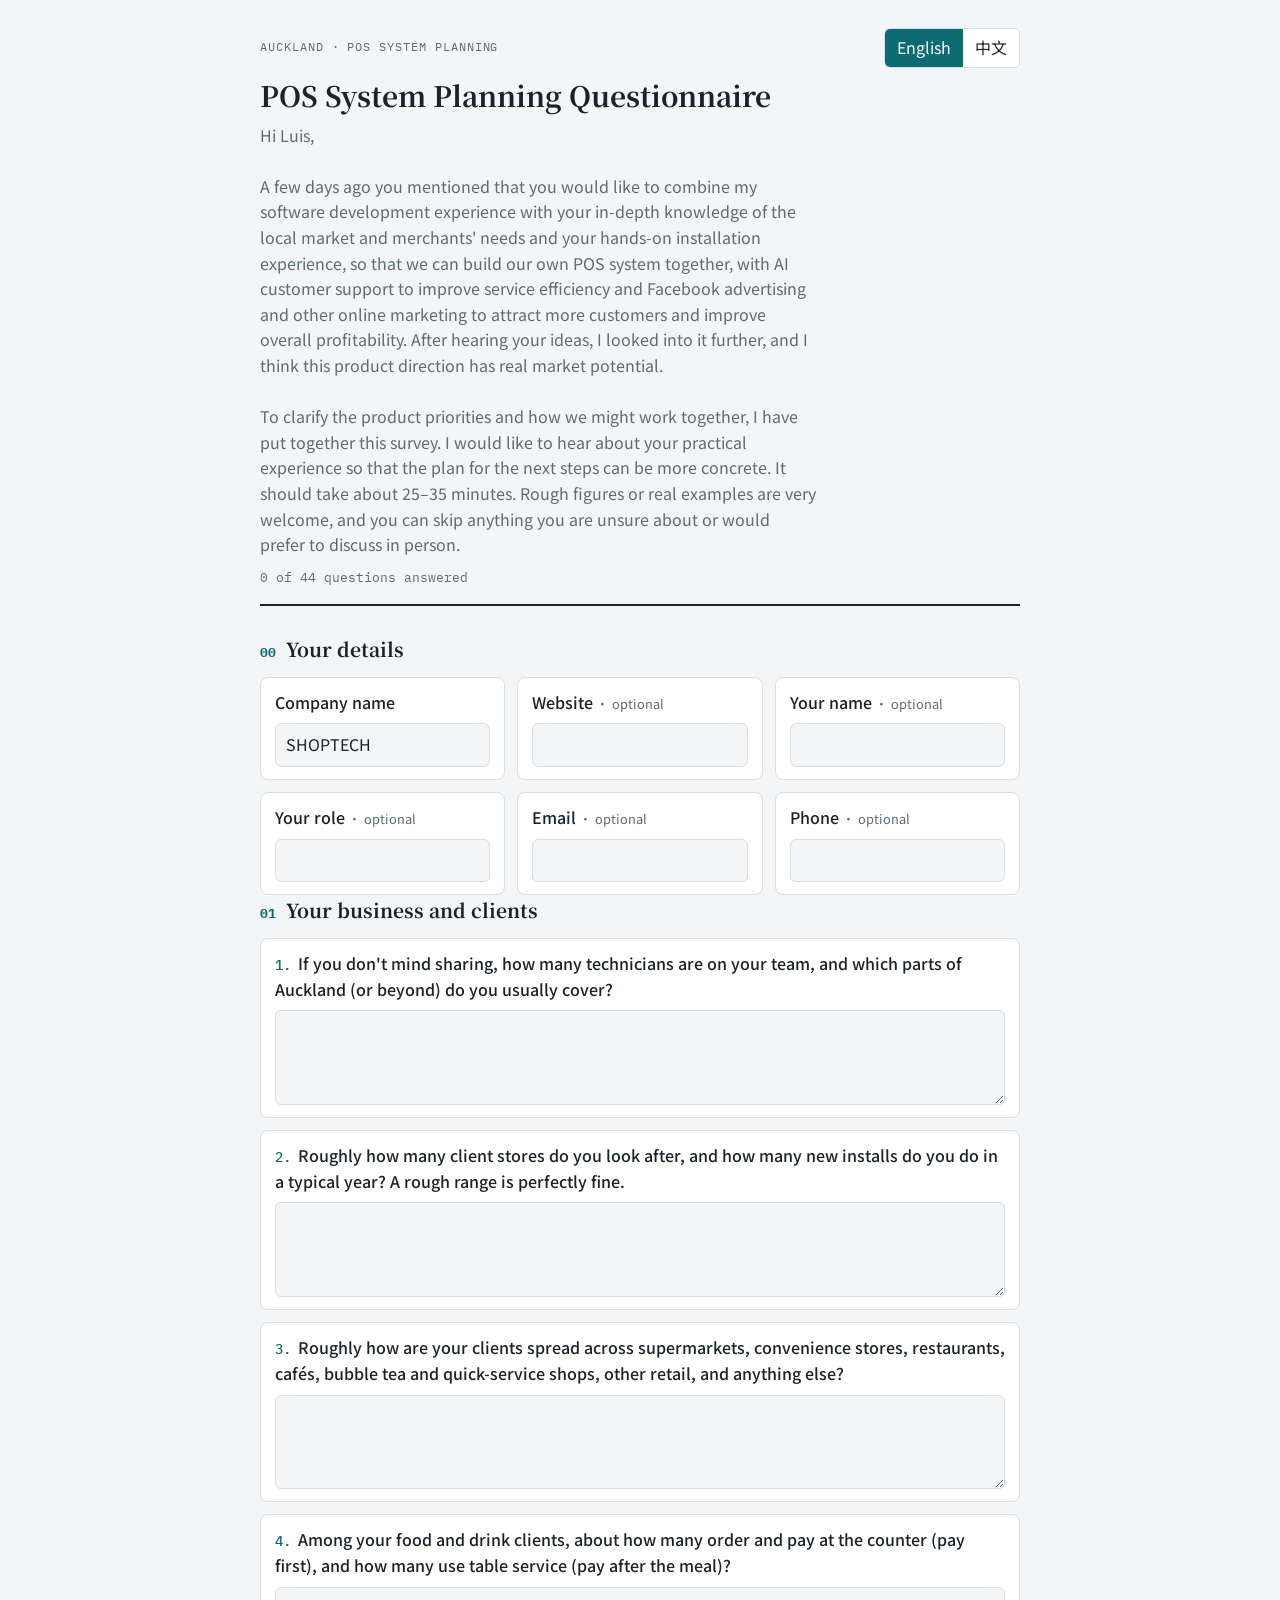
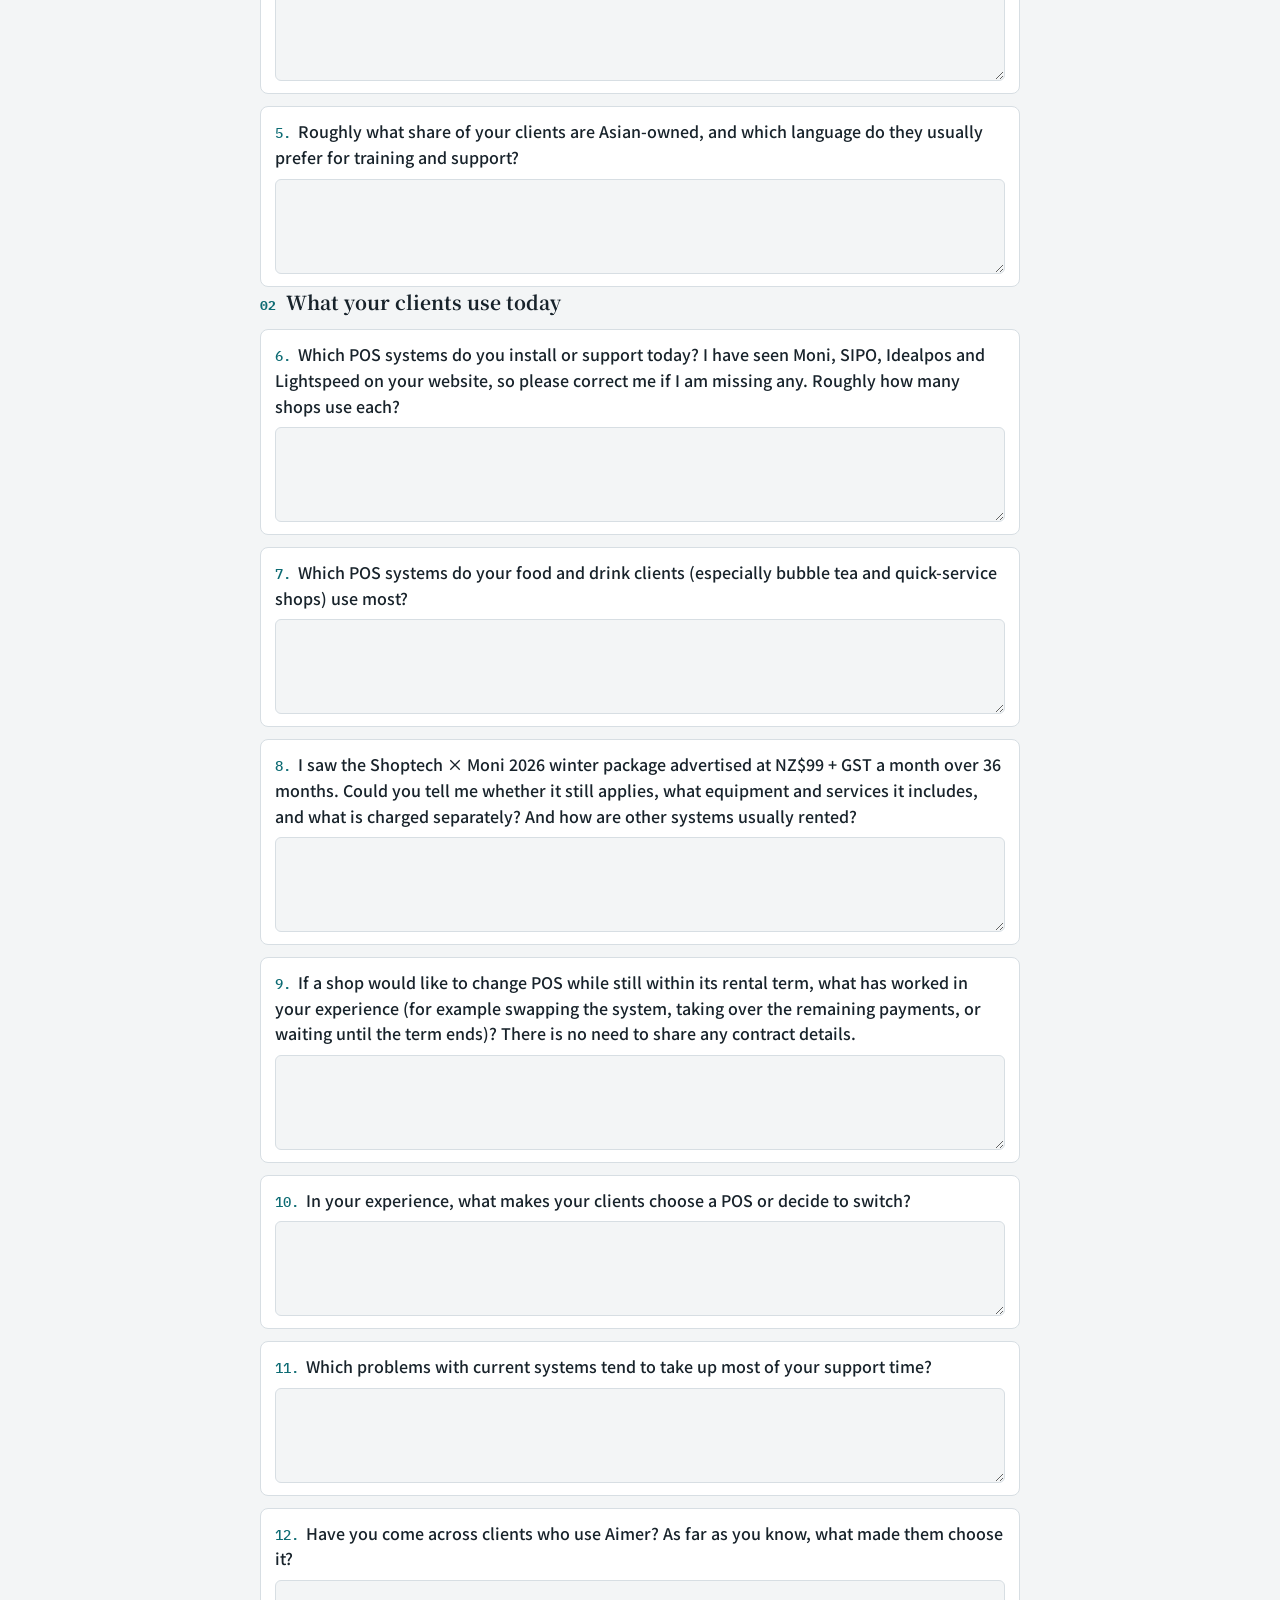
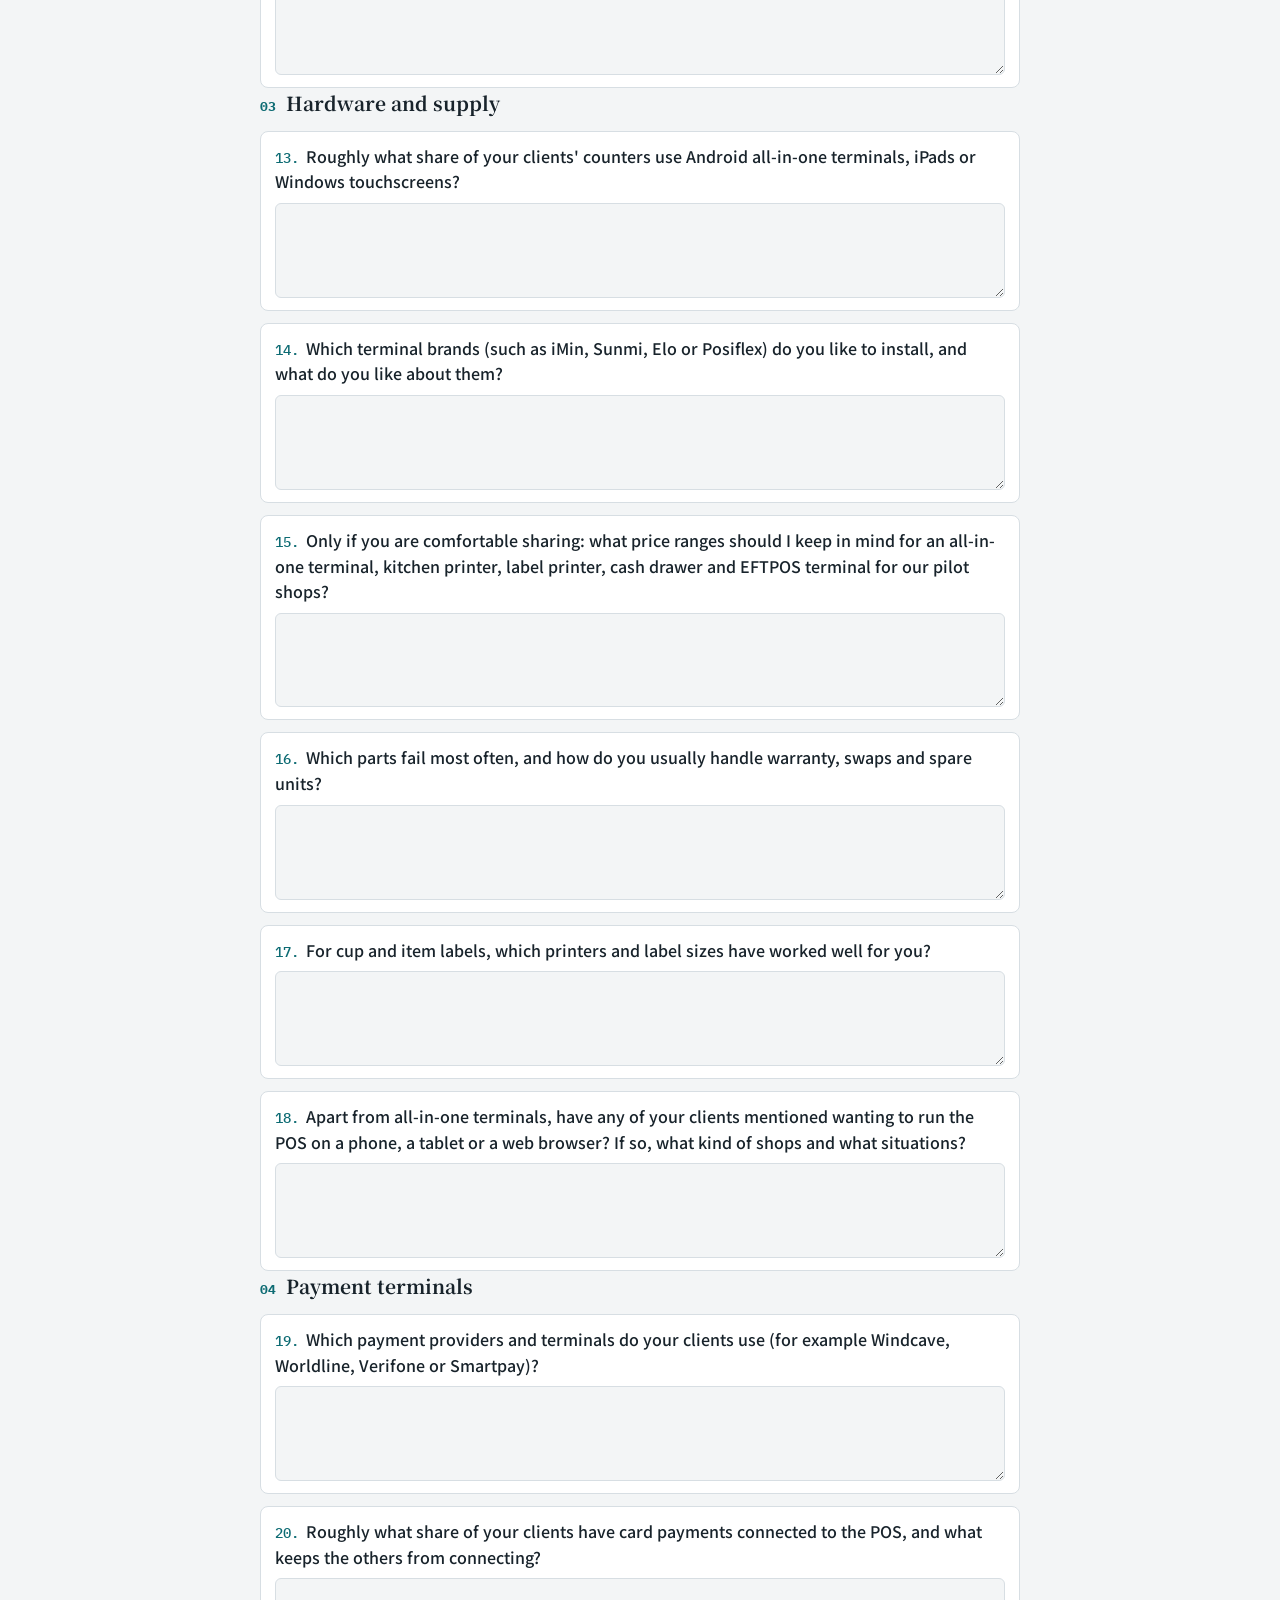
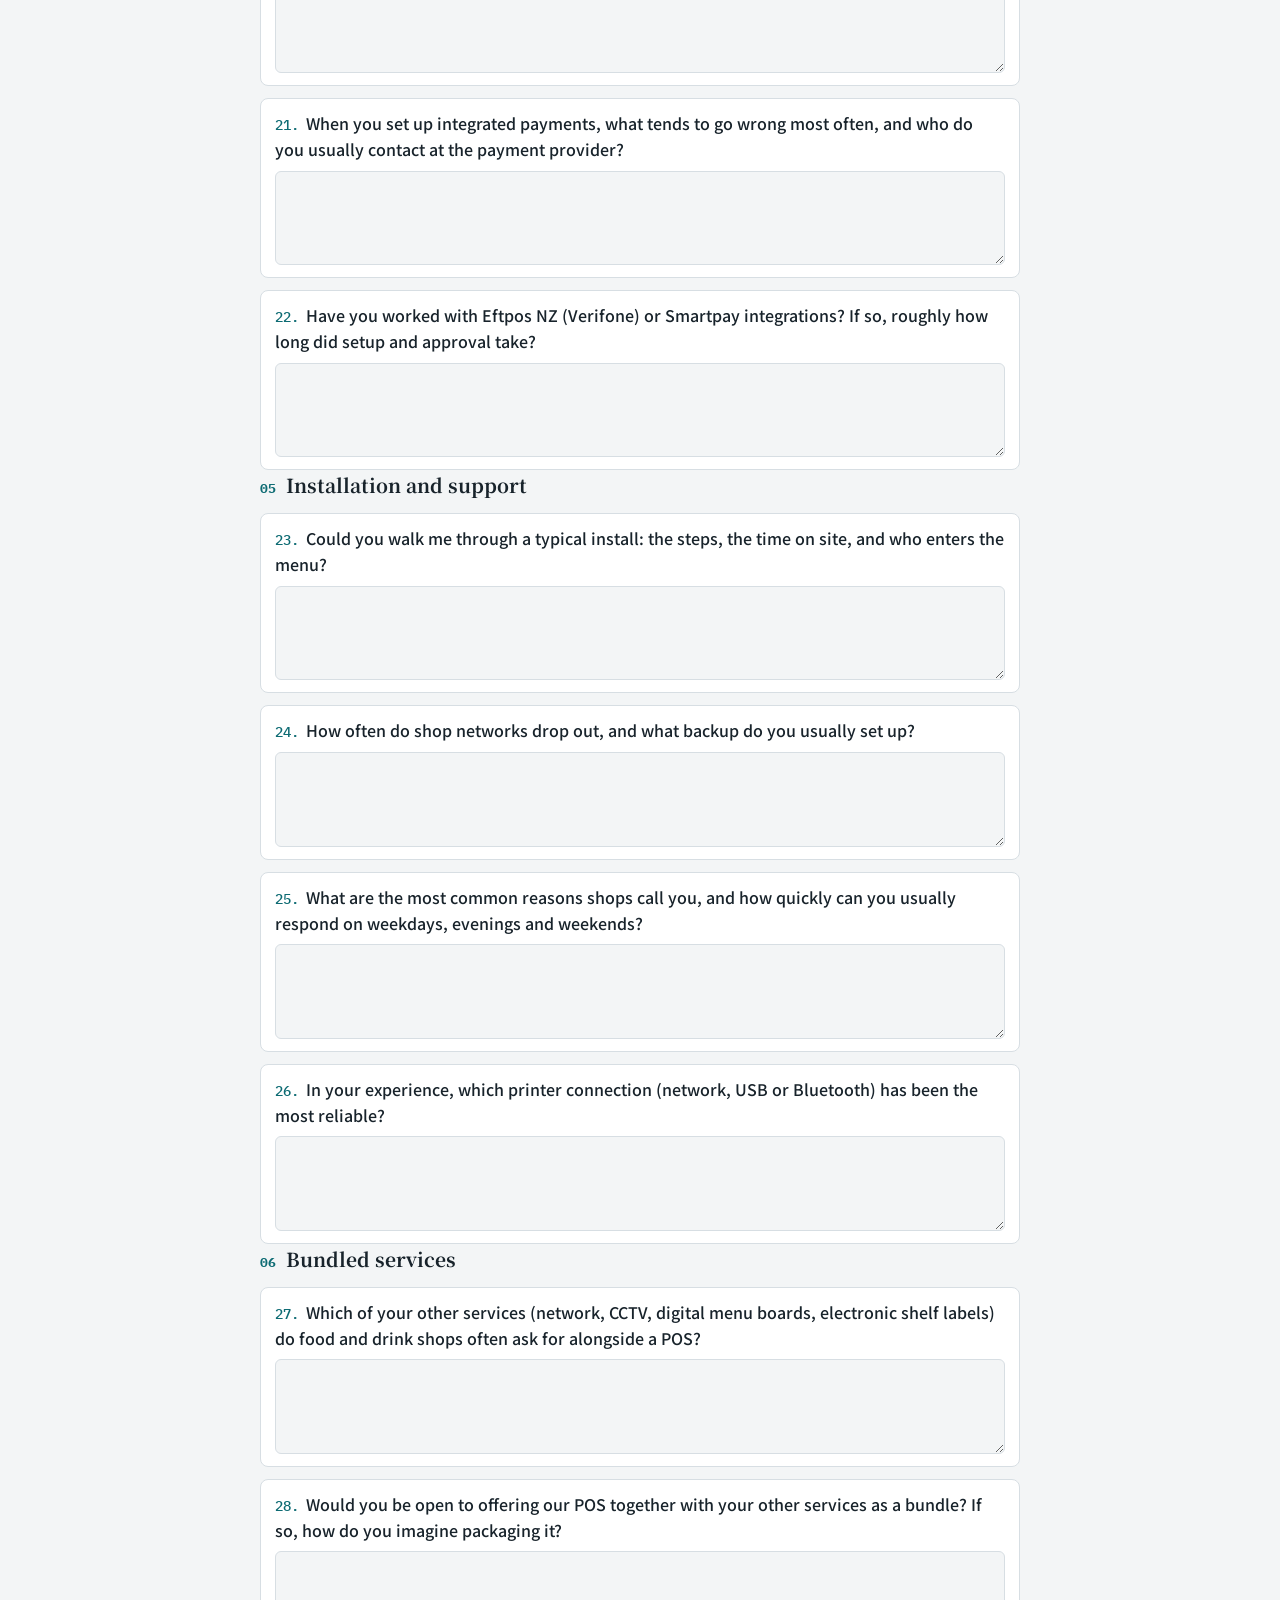
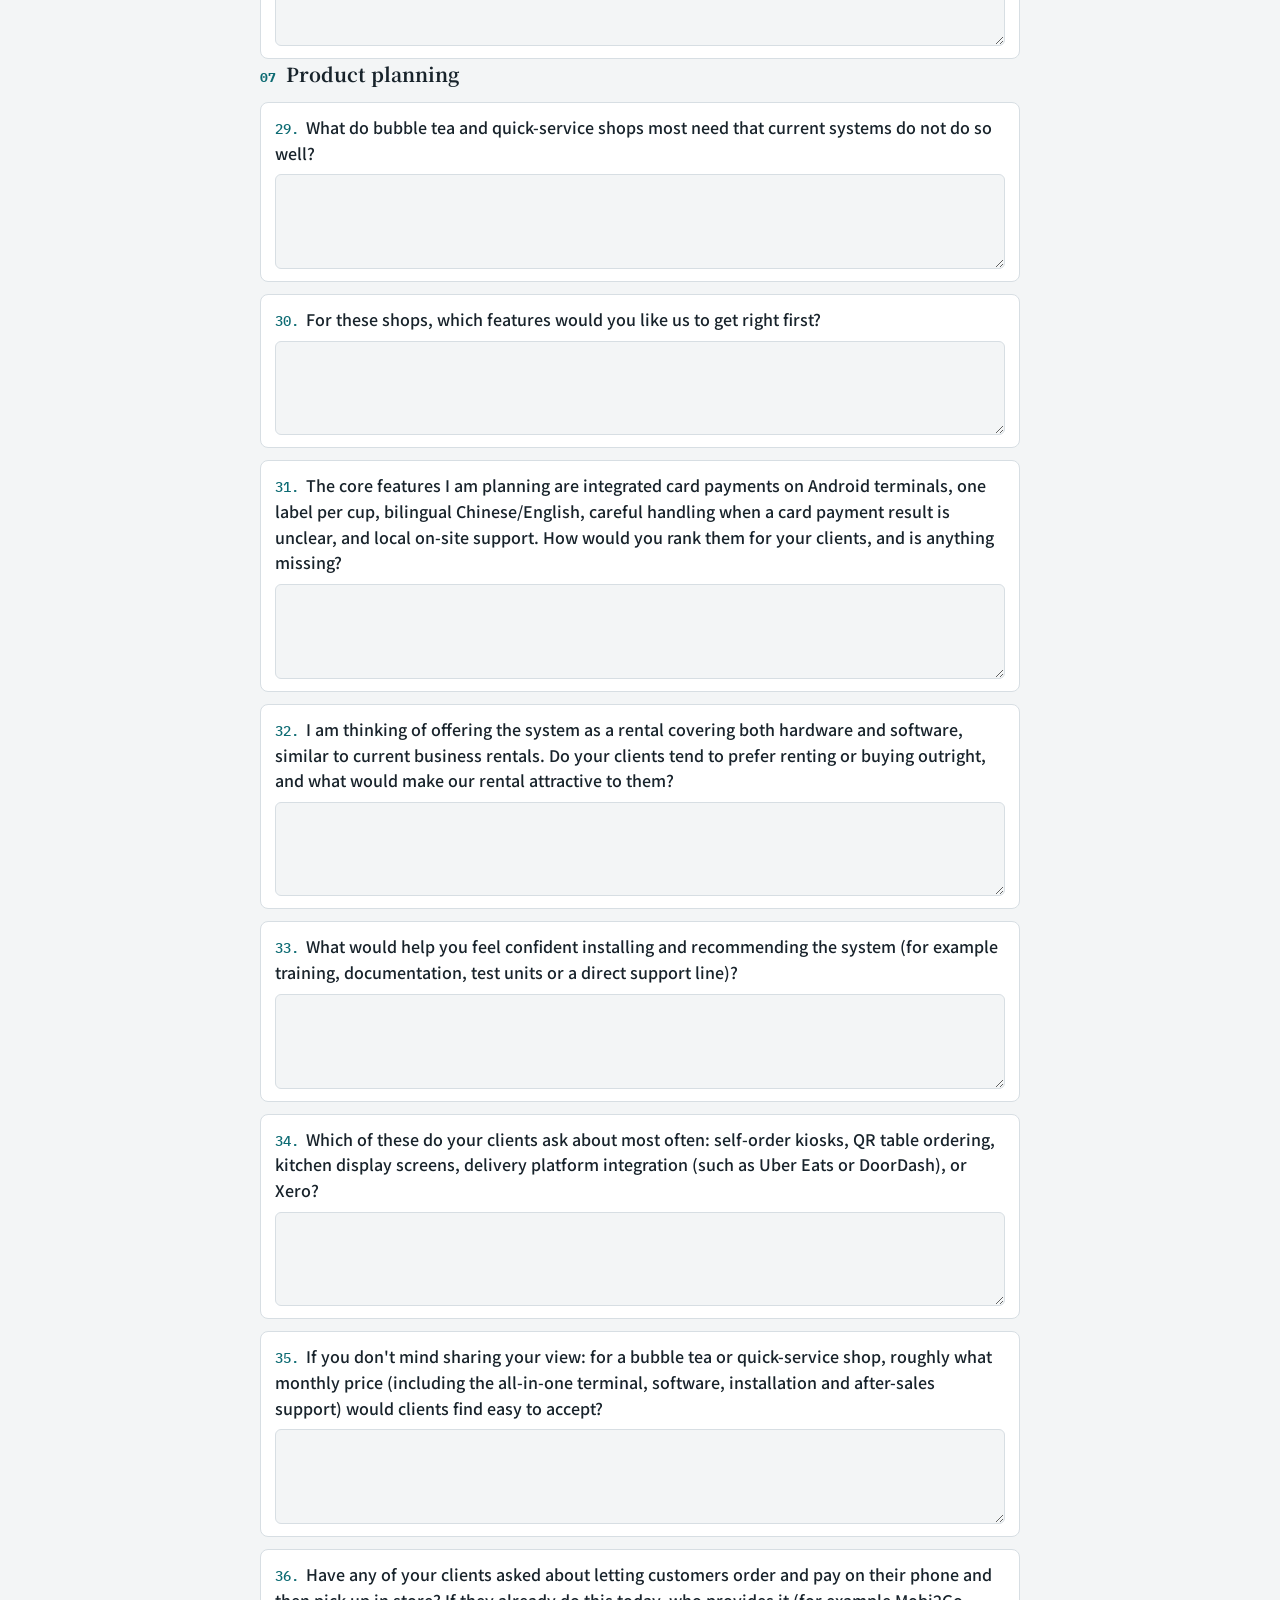
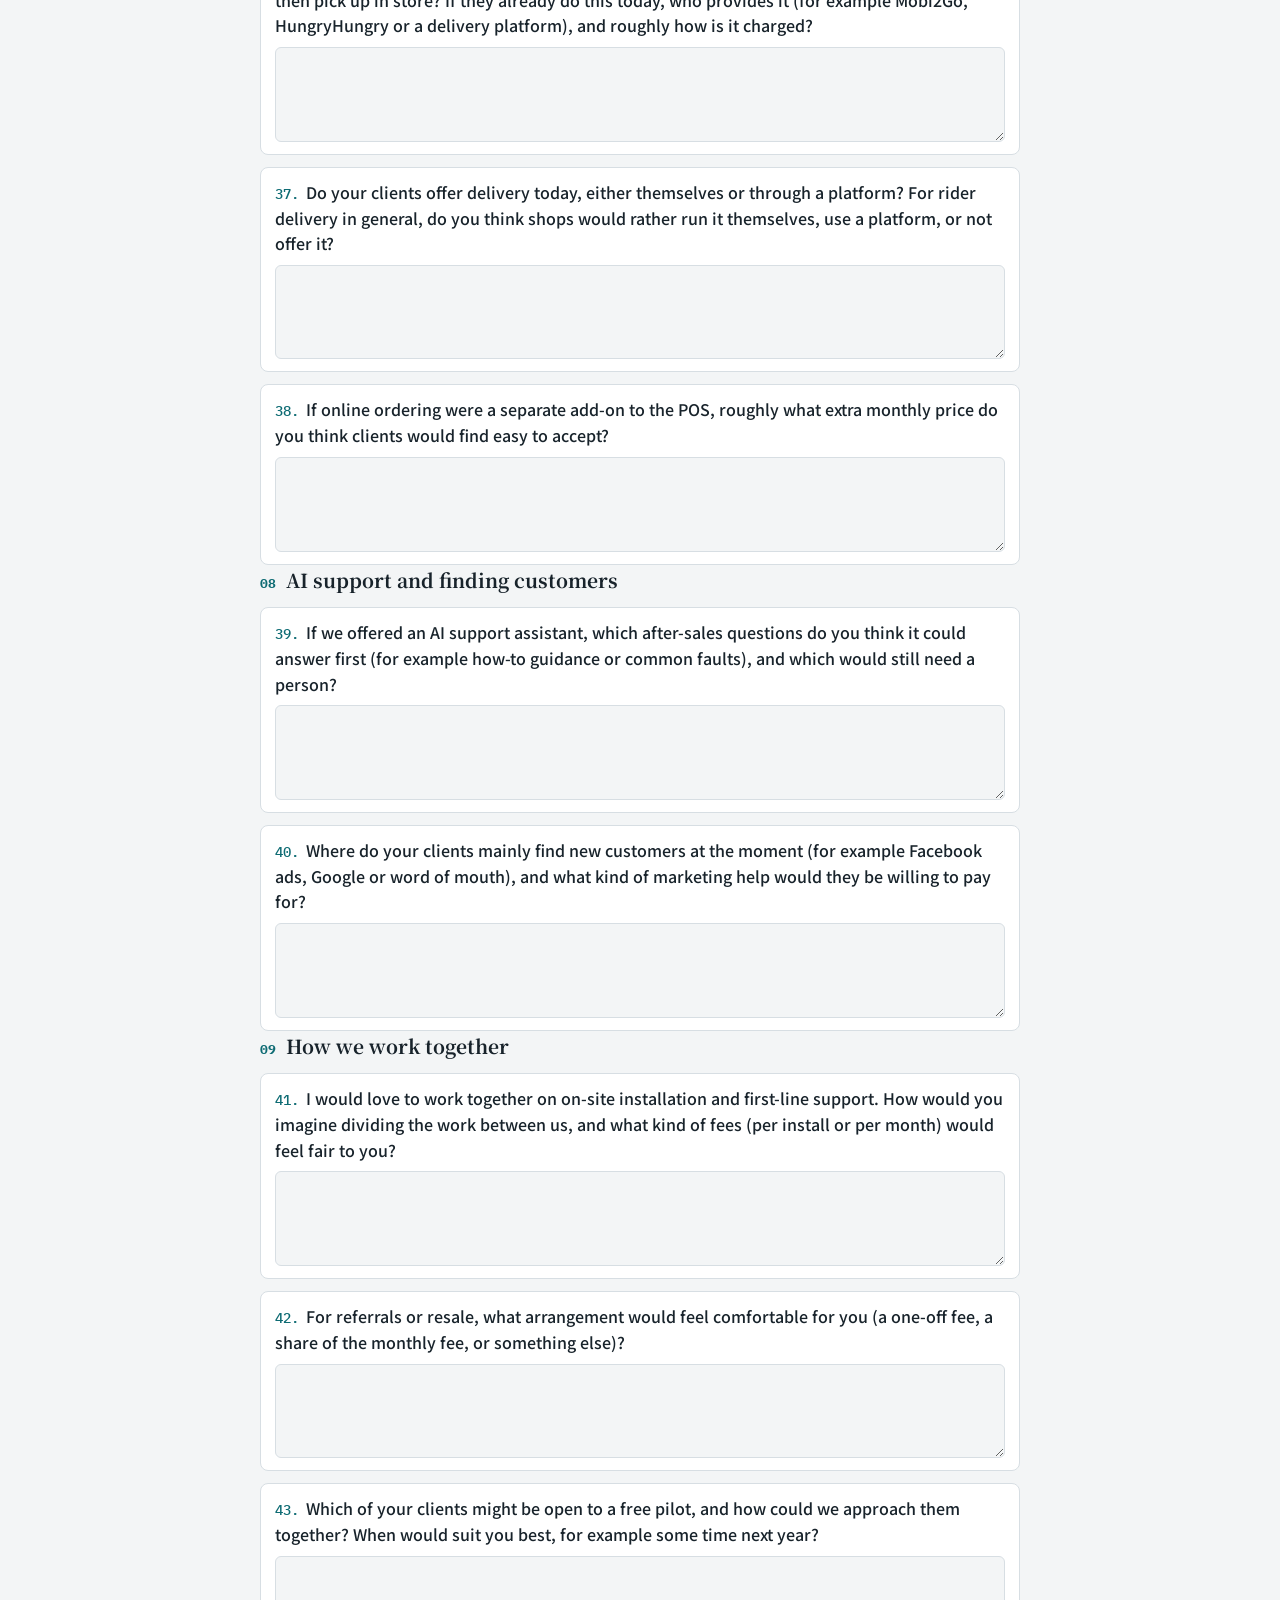
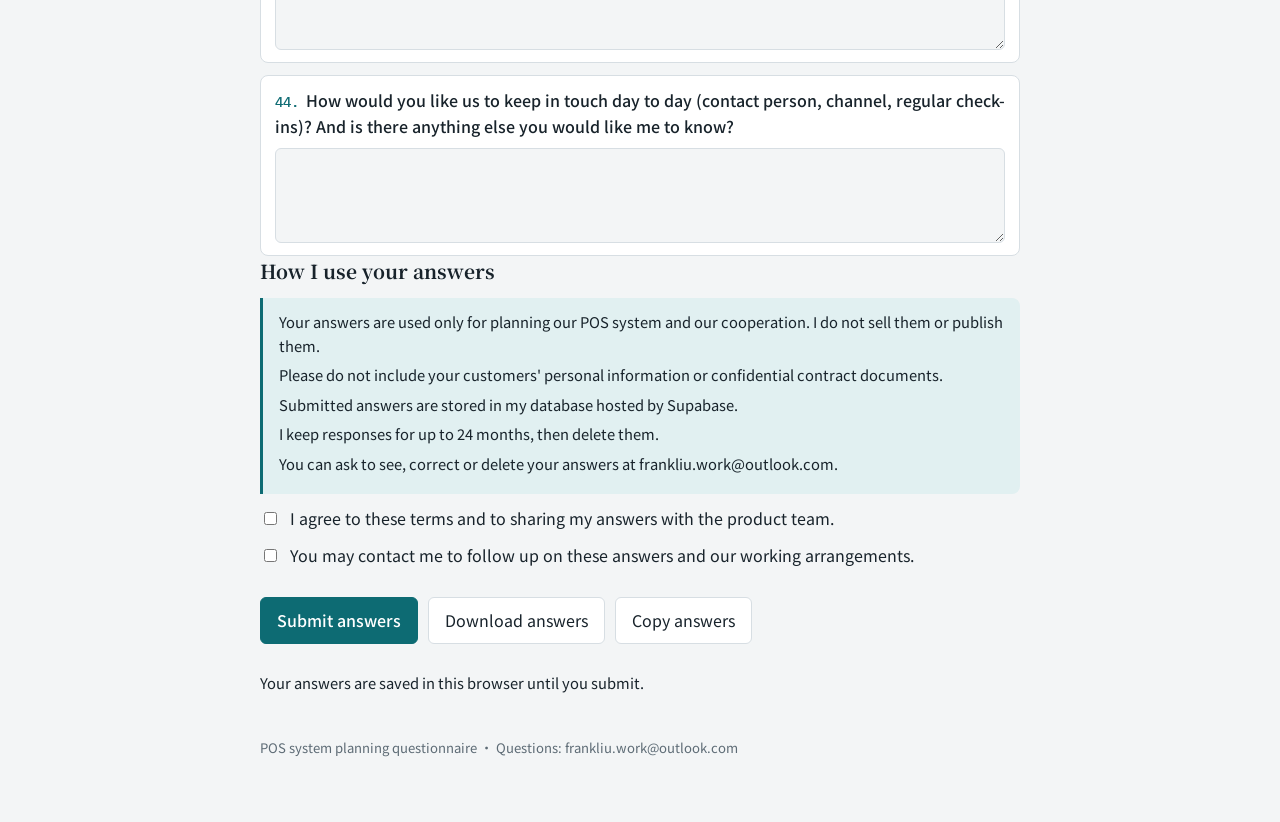
<file: index.html>
<!doctype html>
<html lang="en">
<head>
<meta charset="utf-8">
<meta name="viewport" content="width=device-width,initial-scale=1,viewport-fit=cover">
<meta name="robots" content="noindex,nofollow">
<title>POS System Planning Questionnaire</title>
<link rel="preconnect" href="https://fonts.googleapis.com">
<link rel="stylesheet" href="https://fonts.googleapis.com/css2?family=Noto+Sans+SC:wght@400;500;700&family=Noto+Serif+SC:wght@600;700&family=IBM+Plex+Mono:wght@400;500&display=swap">
<style>
/* Layout: one calm column of question cards; language switch and progress in the header; submit panel at the end */
:root{
  --bg:#f3f5f6; --surface:#fff; --ink:#18232b; --muted:#5d6b75; --line:#d7dee3;
  --accent:#0d6b73; --accent-soft:#e1f0f1; --warn:#a6461f; --ok:#2f7a3c;
  --f-display:"Noto Serif SC","Songti SC",Georgia,serif;
  --f-body:"Noto Sans SC","PingFang SC","Microsoft YaHei",system-ui,sans-serif;
  --f-mono:"IBM Plex Mono",ui-monospace,Menlo,monospace;
  color-scheme:light;
}
@media (prefers-color-scheme: dark){:root{
  --bg:#11181d; --surface:#18222a; --ink:#e4ebef; --muted:#9aa9b3; --line:#2c3a44;
  --accent:#5cc3ca; --accent-soft:#163338; --warn:#f0936b; --ok:#7fcf8b; color-scheme:dark}}
*{box-sizing:border-box}
html,body{margin:0}
body{background:var(--bg);color:var(--ink);font-family:var(--f-body);font-size:16px;line-height:1.6;
  padding-left:max(16px,env(safe-area-inset-left,0px));padding-right:max(16px,env(safe-area-inset-right,0px));padding-block:28px 64px}
.wrap{max-width:760px;margin:0 auto;display:flex;flex-direction:column;gap:28px}
header{display:flex;flex-direction:column;gap:10px;border-bottom:2px solid var(--ink);padding-bottom:16px}
.toprow{display:flex;justify-content:space-between;align-items:center;gap:12px;flex-wrap:wrap}
.eyebrow{font-family:var(--f-mono);font-size:.74rem;letter-spacing:.08em;text-transform:uppercase;color:var(--muted)}
h1{font-family:var(--f-display);font-size:1.75rem;line-height:1.25;margin:0;text-wrap:balance}
.lead{white-space:pre-line;margin:0;color:var(--muted);max-width:62ch}
.lang{display:flex;border:1px solid var(--line);border-radius:6px;overflow:hidden}
.lang button{border:0;border-radius:0;padding:6px 12px;background:var(--surface)}
.lang button[aria-pressed=true]{background:var(--accent);color:var(--surface)}
.progress{font-family:var(--f-mono);font-size:.8rem;color:var(--muted);font-variant-numeric:tabular-nums}
section{display:flex;flex-direction:column;gap:12px}
h2{font-family:var(--f-display);font-size:1.2rem;margin:0;display:flex;gap:10px;align-items:baseline}
h2 .n{font-family:var(--f-mono);font-size:.8rem;color:var(--accent)}
.q{background:var(--surface);border:1px solid var(--line);border-radius:8px;padding:12px 14px;display:flex;flex-direction:column;gap:8px}
.q label{font-weight:500}
.q .qn{font-family:var(--f-mono);font-size:.85em;color:var(--accent);margin-right:.5em}
.hint{font-size:.85rem;color:var(--muted);margin-top:-4px}
.opt{font-size:.8rem;color:var(--muted);font-weight:400}
textarea,input[type=text],input[type=email]{width:100%;font:inherit;color:var(--ink);background:var(--bg);border:1px solid var(--line);border-radius:6px;padding:8px 10px}
textarea{min-height:72px;resize:vertical}
textarea:focus,input:focus{outline:2px solid var(--accent);outline-offset:1px;border-color:transparent}
.grid2{display:grid;grid-template-columns:repeat(auto-fit,minmax(240px,1fr));gap:12px}
.check{display:flex;gap:10px;align-items:flex-start}
.check input{margin-top:6px;flex:none}
.privacy{background:var(--accent-soft);border-left:3px solid var(--accent);padding:12px 16px;border-radius:0 8px 8px 0;font-size:.92rem}
.privacy p{margin:0 0 6px}
button{font:inherit;cursor:pointer;border-radius:6px;padding:10px 16px;border:1px solid var(--line);background:var(--surface);color:var(--ink)}
button.primary{background:var(--accent);border-color:var(--accent);color:var(--surface);font-weight:500}
button:focus-visible{outline:2px solid var(--accent);outline-offset:2px}
button:disabled{opacity:.5;cursor:not-allowed}
.actions{display:flex;flex-wrap:wrap;gap:10px;align-items:center}
.submit-panel{margin-top:28px}
.status{font-size:.92rem}
.status.err{color:var(--warn)} .status.ok{color:var(--ok)}
.done{background:var(--surface);border:1px solid var(--ok);border-radius:8px;padding:20px}
footer{font-size:.82rem;color:var(--muted)}
@media (prefers-reduced-motion:no-preference){html{scroll-behavior:smooth}}
</style>
</head>
<body>
<div class="wrap" id="app">
  <header>
    <div class="toprow">
      <span class="eyebrow" id="eyebrow"></span>
      <div class="lang" role="group" aria-label="Language">
        <button type="button" data-lang="en" aria-pressed="true">English</button>
        <button type="button" data-lang="zh" aria-pressed="false">中文</button>
      </div>
    </div>
    <h1 id="title"></h1>
    <p class="lead" id="lead"></p>
    <span class="progress" id="progress"></span>
  </header>

  <form id="form" novalidate></form>

  <footer id="footer"></footer>
</div>

<script src="./survey-config.js"></script>
<script src="./survey-questions.js"></script>
<script>
const CONFIG = globalThis.SURVEY_CONFIG;
const ONLINE = !!(CONFIG.supabase.url && CONFIG.supabase.anonKey);

const T = {
  en:{eyebrow:"Auckland · POS system planning",
      title:"POS System Planning Questionnaire",
      lead:`Hi Luis,\n\nA few days ago you mentioned that you would like to combine my software development experience with your in-depth knowledge of the local market and merchants' needs and your hands-on installation experience, so that we can build our own POS system together, with AI customer support to improve service efficiency and Facebook advertising and other online marketing to attract more customers and improve overall profitability. After hearing your ideas, I looked into it further, and I think this product direction has real market potential.\n\nTo clarify the product priorities and how we might work together, I have put together this survey. I would like to hear about your practical experience so that the plan for the next steps can be more concrete. It should take about 25–35 minutes. Rough figures or real examples are very welcome, and you can skip anything you are unsure about or would prefer to discuss in person.`,
      progress:(a,b)=>`${a} of ${b} questions answered`,
      optional:"optional",
      about:"Your details",
      fields:{company:"Company name",website:"Website",name:"Your name",role:"Your role",email:"Email",phone:"Phone"},
      privacyTitle:"How I use your answers",
      privacy:[
        `Your answers are used only for planning our POS system and our cooperation. I do not sell them or publish them.`,
        "Please do not include your customers' personal information or confidential contract documents.",
        ...(ONLINE?[CONFIG.providerNote.en]:[]),
        CONFIG.retentionNote.en,
        `You can ask to see, correct or delete your answers at ${CONFIG.contactEmail}.`],
      consent:"I agree to these terms and to sharing my answers with the product team.",
      contactOk:"You may contact me to follow up on these answers and our working arrangements.",
      submit:"Submit answers", download:"Download answers", copy:"Copy answers",
      noBackend:`After finishing, download or copy your answers and email them to ${CONFIG.contactEmail}.`,
      needConsent:"Please tick the agreement box first.", needCompany:"Please enter your company name.",
      sending:"Sending…", sent:"Thank you. Your answers have been received.",
      sendFail:"Sending failed. Please download your answers and email them to me instead.",
      copied:"Copied. Paste them into an email to me.", copyFail:"Copy failed. Use Download instead.",
      draft:"Your answers are saved in this browser until you submit.",
      doneTitle:"Thank you", doneBody:"I will go through your answers and come back to you with next steps for working together. If you would like to add or change anything, you are welcome to answer again; I will read the latest answers together with the earlier ones.", again:"Answer again",
      footer:`POS system planning questionnaire · Questions: ${CONFIG.contactEmail}`},
  zh:{eyebrow:"奥克兰 · POS系统规划",
      title:"POS系统规划问卷",
      lead:`Luis 您好，\n\n前几天您提到，希望结合我的软件开发经验，以及您对本地市场和商户需求的深入了解和一线安装经验，我们一起打造自己的 POS 系统，并通过 AI 智能客服提升服务效率，再借助 Facebook 广告等网络营销拓展客户，提高整体盈利能力。听您讲了这些想法，我又做了一些进一步的了解，觉得这个产品方向确实有不错的市场前景。\n\n为了进一步明确产品重点和合作方式，我整理了这份问卷，想听听您的实际经验，好让接下来的计划更具体。填写大约需要 25 到 35 分钟，欢迎提供大致数据或实际案例。不确定的问题，或者想当面聊的，可以先跳过。`,
      progress:(a,b)=>`已回答 ${a} / ${b} 题`,
      optional:"选填",
      about:"您的信息",
      fields:{company:"公司名称",website:"官网",name:"您的姓名",role:"您的职位",email:"邮箱",phone:"电话"},
      privacyTitle:"我如何使用您的回答",
      privacy:[
        `您的回答只用于我们的POS系统规划与合作安排。我不会出售，也不会公开。`,
        "请不要填写您客户的个人信息或保密合同内容。",
        ...(ONLINE?[CONFIG.providerNote.zh]:[]),
        CONFIG.retentionNote.zh,
        `如需查看、更正或删除您的回答，请联系 ${CONFIG.contactEmail}。`],
      consent:"我同意以上说明，并同意将回答提供给产品团队。",
      contactOk:"可以就这些回答和合作安排与我联系。",
      submit:"提交答卷", download:"下载答卷", copy:"复制答卷",
      noBackend:`填写完成后，请下载或复制答卷，发送到 ${CONFIG.contactEmail}。`,
      needConsent:"请先勾选同意。", needCompany:"请填写公司名称。",
      sending:"正在提交…", sent:"谢谢，我已收到您的回答。",
      sendFail:"提交失败。请下载答卷并通过邮件发给我。",
      copied:"已复制，请粘贴到邮件发给我。", copyFail:"复制失败，请使用下载。",
      draft:"提交前，您的回答会保存在本浏览器中。",
      doneTitle:"谢谢", doneBody:"我会仔细阅读您的回答，并就下一步合作安排与您联系。如果您想补充或修改，欢迎重新答卷；我会把最新的回答和之前的一起阅读。", again:"重新答卷",
      footer:`POS系统规划问卷 · 联系：${CONFIG.contactEmail}`}
};

const SECTIONS = globalThis.SURVEY_SECTIONS;

const KEY="retail-tech-survey-draft-v3";
const $=s=>document.querySelector(s);
let lang=(navigator.language||"").toLowerCase().startsWith("zh")?"zh":"en";
let state={meta:{},answers:{},consent:false,contactOk:false};
try{const s=JSON.parse(localStorage.getItem(KEY)||"null");if(s)state=Object.assign(state,s)}catch(e){}
state.meta={company:"SHOPTECH",...state.meta};

function h(tag,attrs={},kids=[]){const e=document.createElement(tag);for(const[k,v]of Object.entries(attrs)){if(k==="text")e.textContent=v;else e.setAttribute(k,v)}for(const c of [].concat(kids))if(c!=null)e.append(c);return e}
function persist(){try{localStorage.setItem(KEY,JSON.stringify(state))}catch(e){}}
const totalQs=SECTIONS.reduce((n,s)=>n+s.qs.length,0);

function render(){
  const t=T[lang];document.documentElement.lang=lang==="zh"?"zh-CN":"en";
  document.querySelectorAll(".lang button").forEach(b=>b.setAttribute("aria-pressed",String(b.dataset.lang===lang)));
  $("#eyebrow").textContent=t.eyebrow;$("#title").textContent=t.title;$("#lead").textContent=t.lead;$("#footer").textContent=t.footer;
  document.title=t.title;
  const f=$("#form");f.innerHTML="";
  if(state.submitted){
    const again=h("button",{type:"button",class:"primary",id:"againBtn",text:t.again});
    again.addEventListener("click",()=>{state={meta:{company:"SHOPTECH"},answers:{},consent:false,contactOk:false};persist();render();window.scrollTo(0,0)});
    f.append(h("div",{class:"done"},[h("h2",{text:t.doneTitle}),h("p",{text:t.doneBody}),again]));$("#progress").textContent="";return}


  const about=h("section",{},[h("h2",{},[h("span",{class:"n",text:"00"}),t.about])]);
  const g=h("div",{class:"grid2"});
  for(const k of ["company","website","name","role","email","phone"]){
    const id="m_"+k,req=k==="company";
    const lab=h("label",{for:id},[t.fields[k],req?null:h("span",{class:"opt",text:" · "+t.optional})]);
    const inp=h("input",{id,name:id,type:k==="email"?"email":"text",autocomplete:{name:"name",email:"email",phone:"tel",company:"organization",website:"url",role:"organization-title"}[k]});
    inp.value=state.meta[k]||"";
    inp.addEventListener("input",e=>{state.meta[k]=e.target.value;persist()});
    g.append(h("div",{class:"q"},[lab,inp]));
  }
  about.append(g);f.append(about);

  let qn=0;
  SECTIONS.forEach((s,si)=>{
    const sec=h("section",{id:s.id},[h("h2",{},[h("span",{class:"n",text:String(si+1).padStart(2,"0")}),s[lang]])]);
    s.qs.forEach(q=>{
      const id="a_"+q.id;const ta=h("textarea",{id,name:id,rows:"3"});ta.value=state.answers[q.id]||"";
      ta.addEventListener("input",e=>{state.answers[q.id]=e.target.value;persist();progress()});
      qn++;sec.append(h("div",{class:"q"},[h("label",{for:id},[h("span",{class:"qn",text:qn+"."}),q[lang]]),ta]));
    });
    f.append(sec);
  });

  const priv=h("section",{},[h("h2",{text:t.privacyTitle}),h("div",{class:"privacy"},t.privacy.map(p=>h("p",{text:p})))]);
  const c1=h("input",{type:"checkbox",id:"consent"});c1.checked=!!state.consent;c1.addEventListener("change",e=>{state.consent=e.target.checked;persist()});
  priv.append(h("label",{class:"check",for:"consent"},[c1,h("span",{text:t.consent})]));
  const c2=h("input",{type:"checkbox",id:"contactOk"});c2.checked=!!state.contactOk;c2.addEventListener("change",e=>{state.contactOk=e.target.checked;persist()});
  priv.append(h("label",{class:"check",for:"contactOk"},[c2,h("span",{text:t.contactOk})]));
  f.append(priv);

  const hp=h("input",{type:"text",name:"website_confirm",id:"hp",tabindex:"-1",autocomplete:"off","aria-hidden":"true",style:"position:absolute;left:-9999px;width:1px;height:1px;opacity:0"});
  f.append(hp);
  const status=h("p",{class:"status",id:"status",text:ONLINE?t.draft:t.noBackend});
  const acts=h("div",{class:"actions"});
  if(ONLINE){const b=h("button",{type:"submit",class:"primary",id:"submitBtn",text:t.submit});acts.append(b)}
  const dl=h("button",{type:"button",id:"dlBtn",text:t.download,class:ONLINE?"":"primary"});
  const cp=h("button",{type:"button",id:"cpBtn",text:t.copy});
  acts.append(dl,cp);
  f.append(h("section",{class:"submit-panel"},[acts,status]));
  dl.addEventListener("click",()=>{if(!check())return;download()});
  cp.addEventListener("click",()=>{if(!check())return;copy()});
  progress();
}

function progress(){const a=Object.values(state.answers).filter(v=>v&&v.trim()).length;$("#progress").textContent=T[lang].progress(a,totalQs)}
function setStatus(msg,cls){const s=$("#status");if(s){s.textContent=msg;s.className="status "+(cls||"")}}
function check(){
  const t=T[lang];
  if(!(state.meta.company||"").trim()){setStatus(t.needCompany,"err");$("#m_company").focus();return false}
  if(!state.consent){setStatus(t.needConsent,"err");$("#consent").focus();return false}
  return true;
}
// qlang：题目和章节名用哪种语言。提交到数据库固定用英文（后台统一）；下载和复制用当前页面语言。
// n 是页面上显示的题号（1 到 35），方便对照。
function payload(qlang="en"){
  const answers=[];let n=0;
  for(const s of SECTIONS)for(const q of s.qs){n++;const v=(state.answers[q.id]||"").trim();if(v)answers.push({n,id:q.id,section:s[qlang],question:q[qlang],answer:v})}
  const meta=Object.fromEntries(Object.entries(state.meta).map(([k,v])=>[k,(v||"").trim()]));
  if(!state.contactOk){delete meta.email;delete meta.phone}
  return {survey:"retail-tech-partner-v1",submittedAt:new Date().toISOString(),language:lang,consent:true,contactOk:!!state.contactOk,meta,answers};
}
function row(){
  const p=payload();
  return {survey:p.survey,company:p.meta.company||null,contact_ok:p.contactOk,language:p.language,payload:p};
}
// 文字版答卷：标签、题目都用当前页面语言（lang）。
const EXPORT_LABELS={
  en:{company:"Company",website:"Website",name:"Name",role:"Role",email:"Email",phone:"Phone",contactOk:"Contact OK",yes:"yes",no:"no",submitted:"Submitted",sep:" · "},
  zh:{company:"公司",website:"网站",name:"姓名",role:"职位",email:"邮箱",phone:"电话",contactOk:"可联系",yes:"是",no:"否",submitted:"提交时间",sep:" · "}
};
function asText(p){
  const E=EXPORT_LABELS[lang],colon=lang==="zh"?"：":": ";
  const L=[T[lang].title,`${E.company}${colon}${p.meta.company||""}`,`${E.website}${colon}${p.meta.website||""}`,`${E.name}${colon}${p.meta.name||""}${E.sep}${E.role}${colon}${p.meta.role||""}`];
  if(p.contactOk)L.push(`${E.email}${colon}${p.meta.email||""}${E.sep}${E.phone}${colon}${p.meta.phone||""}`);
  L.push(`${E.contactOk}${colon}${p.contactOk?E.yes:E.no}${E.sep}${E.submitted}${colon}${p.submittedAt}`,"");
  for(const a of p.answers)L.push(`${a.n}. ${a.question}`,a.answer,"");
  return L.join("\n");
}
function download(){
  const p=payload(lang);const blob=new Blob([asText(p)+"\n\n---\n"+JSON.stringify(p,null,2)],{type:"text/plain;charset=utf-8"});
  const a=document.createElement("a");a.href=URL.createObjectURL(blob);
  a.download=`survey-${(p.meta.company||"answers").replace(/[^\w-]+/g,"_")}.txt`;document.body.append(a);a.click();
  setTimeout(()=>{URL.revokeObjectURL(a.href);a.remove()},1000);
}
async function copy(){
  const t=T[lang],txt=asText(payload(lang));
  try{await navigator.clipboard.writeText(txt);setStatus(t.copied,"ok")}
  catch(e){const ta=document.createElement("textarea");ta.value=txt;document.body.append(ta);ta.select();
    try{document.execCommand("copy");setStatus(t.copied,"ok")}catch(_){setStatus(t.copyFail,"err")}ta.remove()}
}
$("#form").addEventListener("submit",async e=>{
  e.preventDefault();const t=T[lang];if(!ONLINE||!check())return;
  const b=$("#submitBtn");b.disabled=true;setStatus(t.sending);
  try{
    if(($("#hp")||{}).value){state={meta:{},answers:{},consent:false,contactOk:false,submitted:true};persist();render();return}
    const sb=CONFIG.supabase;
    const r=await fetch(sb.url.replace(/\/$/,"")+"/rest/v1/"+sb.table,{method:"POST",
      headers:{"Content-Type":"application/json","apikey":sb.anonKey,"Prefer":"return=minimal"},
      body:JSON.stringify(row())});
    if(!r.ok)throw new Error(r.status);
    state={meta:{},answers:{},consent:false,contactOk:false,submitted:true};persist();render();
  }catch(err){setStatus(t.sendFail,"err");b.disabled=false}
});
document.querySelectorAll(".lang button").forEach(b=>b.addEventListener("click",()=>{lang=b.dataset.lang;render()}));
render();
</script>
</body>
</html>
</file>
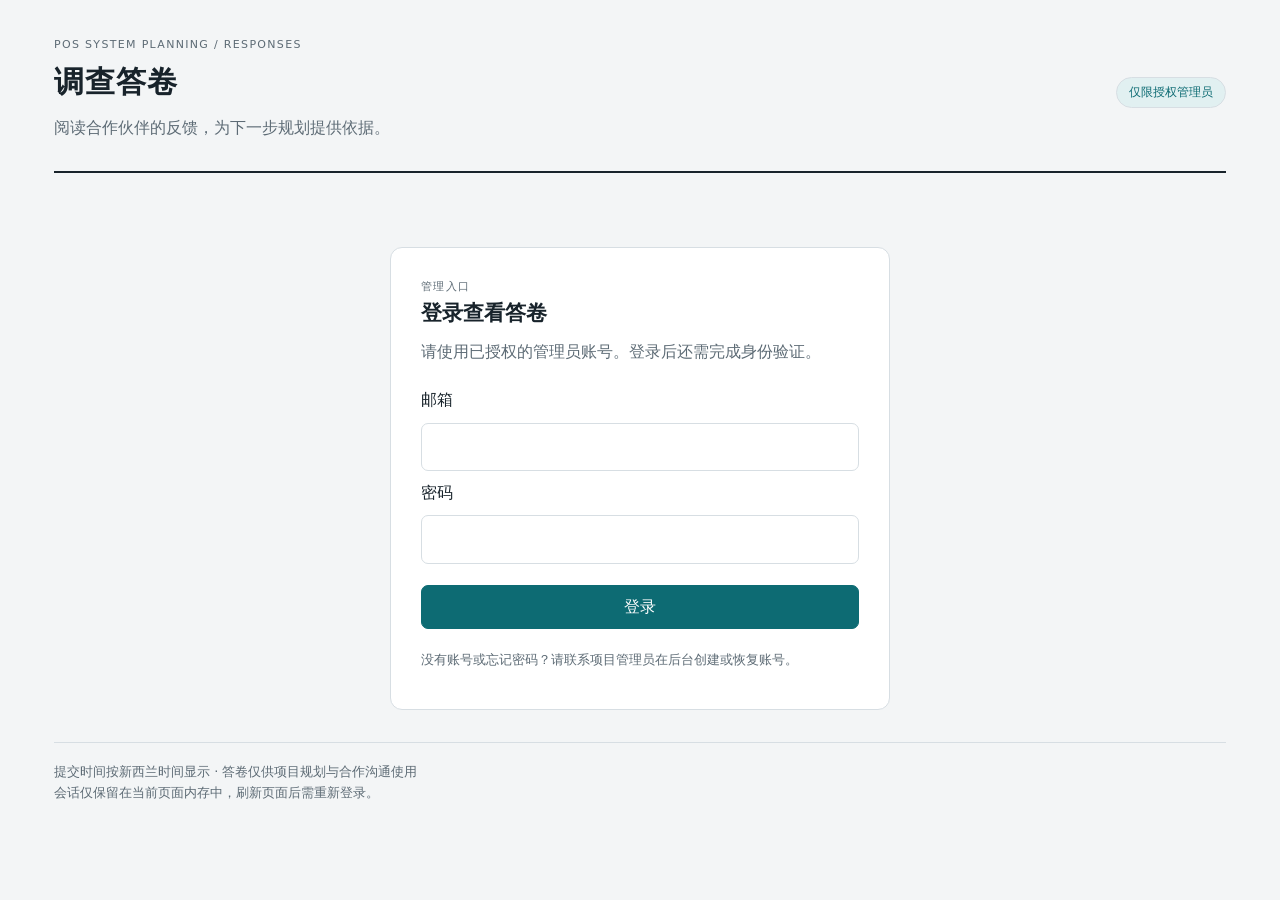
<file: admin.html>
<!doctype html>
<html lang="zh-CN">
<head>
  <meta charset="utf-8">
  <meta name="viewport" content="width=device-width,initial-scale=1">
  <meta name="robots" content="noindex,nofollow">
  <meta name="referrer" content="no-referrer">
  <meta http-equiv="Content-Security-Policy" content="default-src 'self'; script-src 'self'; style-src 'self'; connect-src 'self' https://*.supabase.co; img-src 'self'; object-src 'none'; base-uri 'none'; form-action 'self'">
  <title>答卷管理 · POS系统规划问卷</title>
  <link rel="stylesheet" href="./admin.css">
  <script src="./survey-config.js" defer></script>
  <script src="./survey-questions.js" defer></script>
  <script src="./admin.mjs" type="module"></script>
</head>
<body>
  <main class="wrap">
    <header>
      <div><p class="eyebrow">POS SYSTEM PLANNING / RESPONSES</p>
        <h1>调查答卷</h1><p class="subtitle">阅读合作伙伴的反馈，为下一步规划提供依据。</p></div>
      <div class="account"><span class="badge">仅限授权管理员</span>
        <button id="logout" type="button" hidden>退出登录</button></div>
    </header>
    <p id="status" role="status" aria-live="polite"></p>
    <section id="login-panel" class="auth-card" aria-labelledby="login-title">
      <p class="eyebrow">管理入口</p><h2 id="login-title">登录查看答卷</h2>
      <p class="muted">请使用已授权的管理员账号。登录后还需完成身份验证。</p>
      <form id="login-form">
        <label for="email">邮箱</label>
        <input id="email" type="email" autocomplete="username" required>
        <label for="password">密码</label>
        <input id="password" type="password" autocomplete="current-password" required>
        <button type="submit" class="primary">登录</button>
      </form>
      <p class="small">没有账号或忘记密码？请联系项目管理员在后台创建或恢复账号。</p>
    </section>
    <section id="mfa-panel" class="auth-card" aria-labelledby="mfa-title" hidden>
      <p class="eyebrow">身份验证</p><h2 id="mfa-title">输入动态验证码</h2>
      <p class="muted">打开身份验证器应用，输入当前的6位验证码。</p>
      <div id="enrollment" class="notice" hidden>
        <strong>首次使用：绑定身份验证器</strong>
        <p>在身份验证器应用中选择手动添加账号，账号名称可填“POS答卷管理”，类型选择“基于时间”，输入下方密钥。</p>
        <code id="setup-secret"></code>
        <p class="small">此密钥仅用于本次绑定，请勿截图、转发或发给客服。</p>
      </div>
      <form id="mfa-form">
        <label for="code">6位验证码</label>
        <input id="code" type="text" inputmode="numeric" autocomplete="one-time-code"
          pattern="[0-9]{6}" maxlength="6" required>
        <button type="submit" class="primary">验证并查看</button>
      </form>
    </section>
    <section id="workspace" class="workspace" aria-label="答卷列表与详情" hidden>
      <aside class="list-panel">
        <div class="section-head"><h2>已提交答卷</h2><button id="refresh" type="button">刷新</button></div>
        <p class="small">最新提交优先 · 每页20份</p>
        <div id="response-list" aria-live="polite"></div>
        <nav class="pagination" aria-label="答卷分页">
          <button id="previous" type="button" disabled>上一页</button>
          <span id="page-number">第1页</span>
          <button id="next" type="button" disabled>下一页</button>
        </nav>
      </aside>
      <article id="detail" class="detail-panel" aria-label="答卷详情" tabindex="-1">
        <div class="empty"><h2>选择一份答卷</h2><p>从列表中选择，即可逐题查看回答。</p></div>
      </article>
    </section>
    <footer>提交时间按新西兰时间显示 · 答卷仅供项目规划与合作沟通使用<br>
      会话仅保留在当前页面内存中，刷新页面后需重新登录。</footer>
    <noscript>此页面需要启用JavaScript，才能登录并读取答卷。</noscript>
  </main>
</body>
</html>
</file>
<file: admin.css>
:root{color-scheme:light;--bg:#f3f5f6;--paper:#fff;--ink:#18232b;--muted:#5d6b75;--line:#d7dee3;--accent:#0d6b73;--soft:#e1f0f1}
*{box-sizing:border-box}
body{margin:0;background:var(--bg);color:var(--ink);font:16px/1.65 system-ui,"Microsoft YaHei",sans-serif}
.wrap{max-width:1220px;margin:auto;padding:36px 24px 56px}
header{display:flex;justify-content:space-between;gap:20px;align-items:center;border-bottom:2px solid var(--ink);padding-bottom:22px}
h1{font-size:30px;letter-spacing:.03em;margin:3px 0}
h2{font-size:21px;margin:0}
h3{font-size:17px;margin:5px 0}
p{margin:8px 0}
.eyebrow{font-size:11px;letter-spacing:.12em;color:var(--muted);margin:0}
.subtitle,.muted,.small,footer{color:var(--muted)}
.small,footer{font-size:13px}
.account{display:flex;gap:12px;align-items:center;flex-wrap:wrap}
.badge{font-size:12px;background:var(--soft);color:var(--accent);border:1px solid var(--line);border-radius:30px;padding:5px 12px}
button,input{font:inherit}
button{min-height:44px;border:1px solid var(--line);background:var(--paper);border-radius:7px;padding:8px 15px;cursor:pointer;color:var(--ink)}
button.primary{background:var(--accent);color:white;border-color:var(--accent)}
button:hover:not(:disabled){border-color:var(--accent)}
button:disabled{opacity:.5;cursor:default}
button:focus-visible,input:focus-visible{outline:3px solid var(--accent);outline-offset:3px}
input{width:100%;padding:10px 12px;border:1px solid var(--line);border-radius:7px;background:var(--paper);color:var(--ink);min-height:46px}
form{display:grid;gap:9px;margin-top:22px}
form button{margin-top:12px}
.auth-card{max-width:500px;background:var(--paper);border:1px solid var(--line);border-radius:12px;margin:32px auto;padding:30px}
.auth-card>p.small{margin-top:20px}
.notice{background:var(--soft);border-left:3px solid var(--accent);padding:16px;margin-top:20px;font-size:14px}
code{display:block;overflow-wrap:anywhere;user-select:all;font-size:16px}
#status{margin:16px 0;min-height:26px;color:var(--accent)}
#status.error{color:#a43e21}
.workspace{display:grid;grid-template-columns:320px minmax(0,1fr);gap:22px;align-items:start}
.list-panel,.detail-panel{background:var(--paper);border:1px solid var(--line);border-radius:10px;padding:22px;min-width:0}
.lang-switch{display:flex;flex-wrap:wrap;align-items:center;gap:8px;margin:8px 0}
.lang-switch button{min-height:36px;padding:4px 12px}
.lang-switch button[aria-pressed=true]{background:var(--soft);border-color:var(--accent)}
.section-head{display:flex;align-items:center;justify-content:space-between;gap:12px}
#response-list{display:grid;gap:10px;margin:20px 0;max-height:62vh;overflow-y:auto;padding:3px}
.response{width:100%;text-align:left;display:grid;gap:4px;padding:14px;overflow-wrap:anywhere}
.response[aria-pressed=true]{border-color:var(--accent);background:var(--soft)}
.response strong{font-size:16px}
.response span{font-size:12px;color:var(--muted)}
.pagination{display:flex;align-items:center;justify-content:space-between;gap:8px;font-size:12px}
.pagination button{padding:6px 10px;font-size:13px}
.empty{padding:65px 12px;text-align:center;color:var(--muted)}
.empty h2{color:var(--ink)}
.detail-panel{min-height:370px;overflow-wrap:anywhere}
dl{display:grid;grid-template-columns:85px minmax(0,1fr);font-size:14px;gap:6px 12px;background:var(--bg);padding:18px;border-radius:7px}
dt{color:var(--muted)}
dd{margin:0;white-space:pre-wrap;overflow-wrap:anywhere}
.answer{border-top:1px solid var(--line);padding:20px 0 6px}
.answer small{color:var(--accent)}
.answer p{white-space:pre-wrap;overflow-wrap:anywhere;margin:12px 0}
footer{margin-top:32px;border-top:1px solid var(--line);padding-top:18px}
[hidden]{display:none!important}
@media(max-width:760px){.wrap{padding:22px 16px}header{align-items:flex-start;flex-direction:column}.workspace{grid-template-columns:1fr}.auth-card{padding:22px}.list-panel,.detail-panel{padding:18px}.empty{padding:35px 8px}}
@media(prefers-color-scheme:dark){:root{color-scheme:dark;--bg:#11181d;--paper:#18222a;--ink:#e4ebef;--muted:#a5b3bd;--line:#34444e;--accent:#67c6cf;--soft:#163338}button.primary{background:#0d6b73;color:white}#status.error{color:#ffae97}}
</file>
